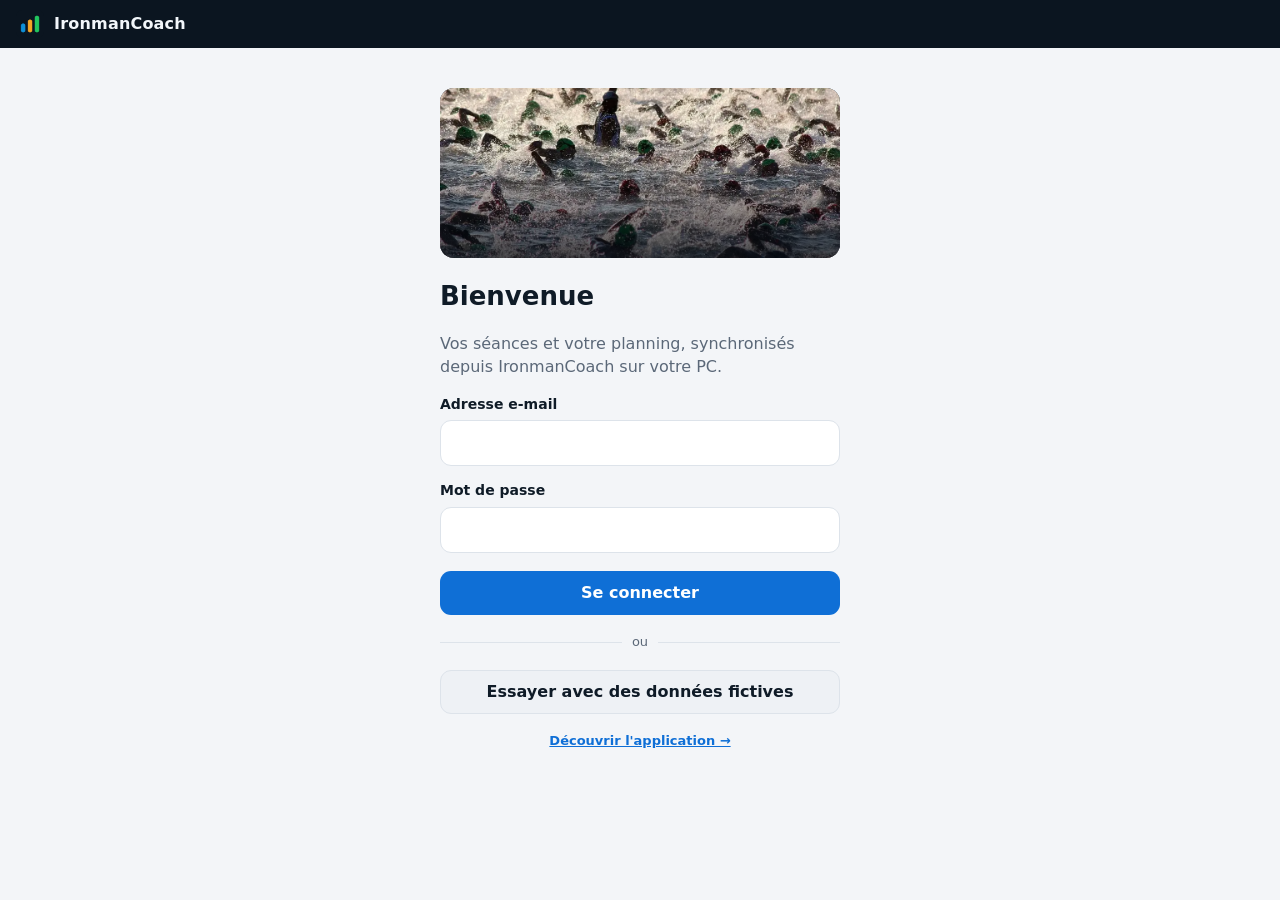
<file: index.html>
<!doctype html>
<html lang="fr">
<head>
  <meta charset="utf-8">
  <meta name="viewport" content="width=device-width, initial-scale=1, viewport-fit=cover">
  <meta http-equiv="Content-Security-Policy"
        content="default-src 'self'; script-src 'self'; style-src 'self'; img-src 'self' data:; connect-src 'self' https://*.supabase.co; manifest-src 'self'; base-uri 'self'; form-action 'none'">
  <meta name="referrer" content="no-referrer">
  <meta name="robots" content="noindex, nofollow">
  <title>IronmanCoach</title>
  <meta name="description" content="Séances du jour et planning d'entraînement IronmanCoach.">
  <meta name="theme-color" content="#0b1520">
  <meta name="apple-mobile-web-app-capable" content="yes">
  <meta name="mobile-web-app-capable" content="yes">
  <meta name="apple-mobile-web-app-status-bar-style" content="black-translucent">
  <meta name="apple-mobile-web-app-title" content="Coach">
  <link rel="manifest" href="manifest.webmanifest">
  <link rel="icon" type="image/png" sizes="192x192" href="icons/icon-192.png">
  <link rel="apple-touch-icon" href="icons/apple-touch-icon.png">
  <link rel="stylesheet" href="styles.css">
</head>
<body>
  <header class="topbar">
    <div class="brand">
      <img src="icons/icon-192.png" alt="" width="28" height="28">
      <span>IronmanCoach</span>
    </div>
    <div class="topbar-actions">
      <button id="btn-refresh" class="icon-btn" type="button" aria-label="Actualiser" hidden>
        <svg viewBox="0 0 24 24" aria-hidden="true"><path d="M20 12a8 8 0 1 1-2.34-5.66M20 4v5h-5"/></svg>
      </button>
      <button id="btn-account" class="icon-btn" type="button" aria-label="Compte" hidden>
        <svg viewBox="0 0 24 24" aria-hidden="true"><circle cx="12" cy="8" r="4"/><path d="M4 21c1.5-4 4.5-6 8-6s6.5 2 8 6"/></svg>
      </button>
    </div>
  </header>

  <div id="banner" class="banner" role="status" hidden></div>

  <main id="app" tabindex="-1">
    <p class="loading">Chargement…</p>
  </main>

  <nav id="tabs" class="tabs" hidden>
    <button type="button" data-view="today" class="tab">
      <svg viewBox="0 0 24 24" aria-hidden="true"><circle cx="12" cy="12" r="4"/><path d="M12 2v2M12 20v2M4.9 4.9l1.4 1.4M17.7 17.7l1.4 1.4M2 12h2M20 12h2M4.9 19.1l1.4-1.4M17.7 6.3l1.4-1.4"/></svg>
      <span>Aujourd'hui</span>
    </button>
    <button type="button" data-view="planning" class="tab">
      <svg viewBox="0 0 24 24" aria-hidden="true"><rect x="3" y="5" width="18" height="16" rx="2"/><path d="M3 10h18M8 3v4M16 3v4"/></svg>
      <span>Planning</span>
    </button>
  </nav>

  <dialog id="sheet" class="sheet" aria-labelledby="sheet-title">
    <div class="sheet-body" id="sheet-body"></div>
  </dialog>

  <noscript>IronmanCoach nécessite JavaScript.</noscript>
  <script src="config.js"></script>
  <script src="demo.js"></script>
  <script src="app.js"></script>
</body>
</html>
</file>
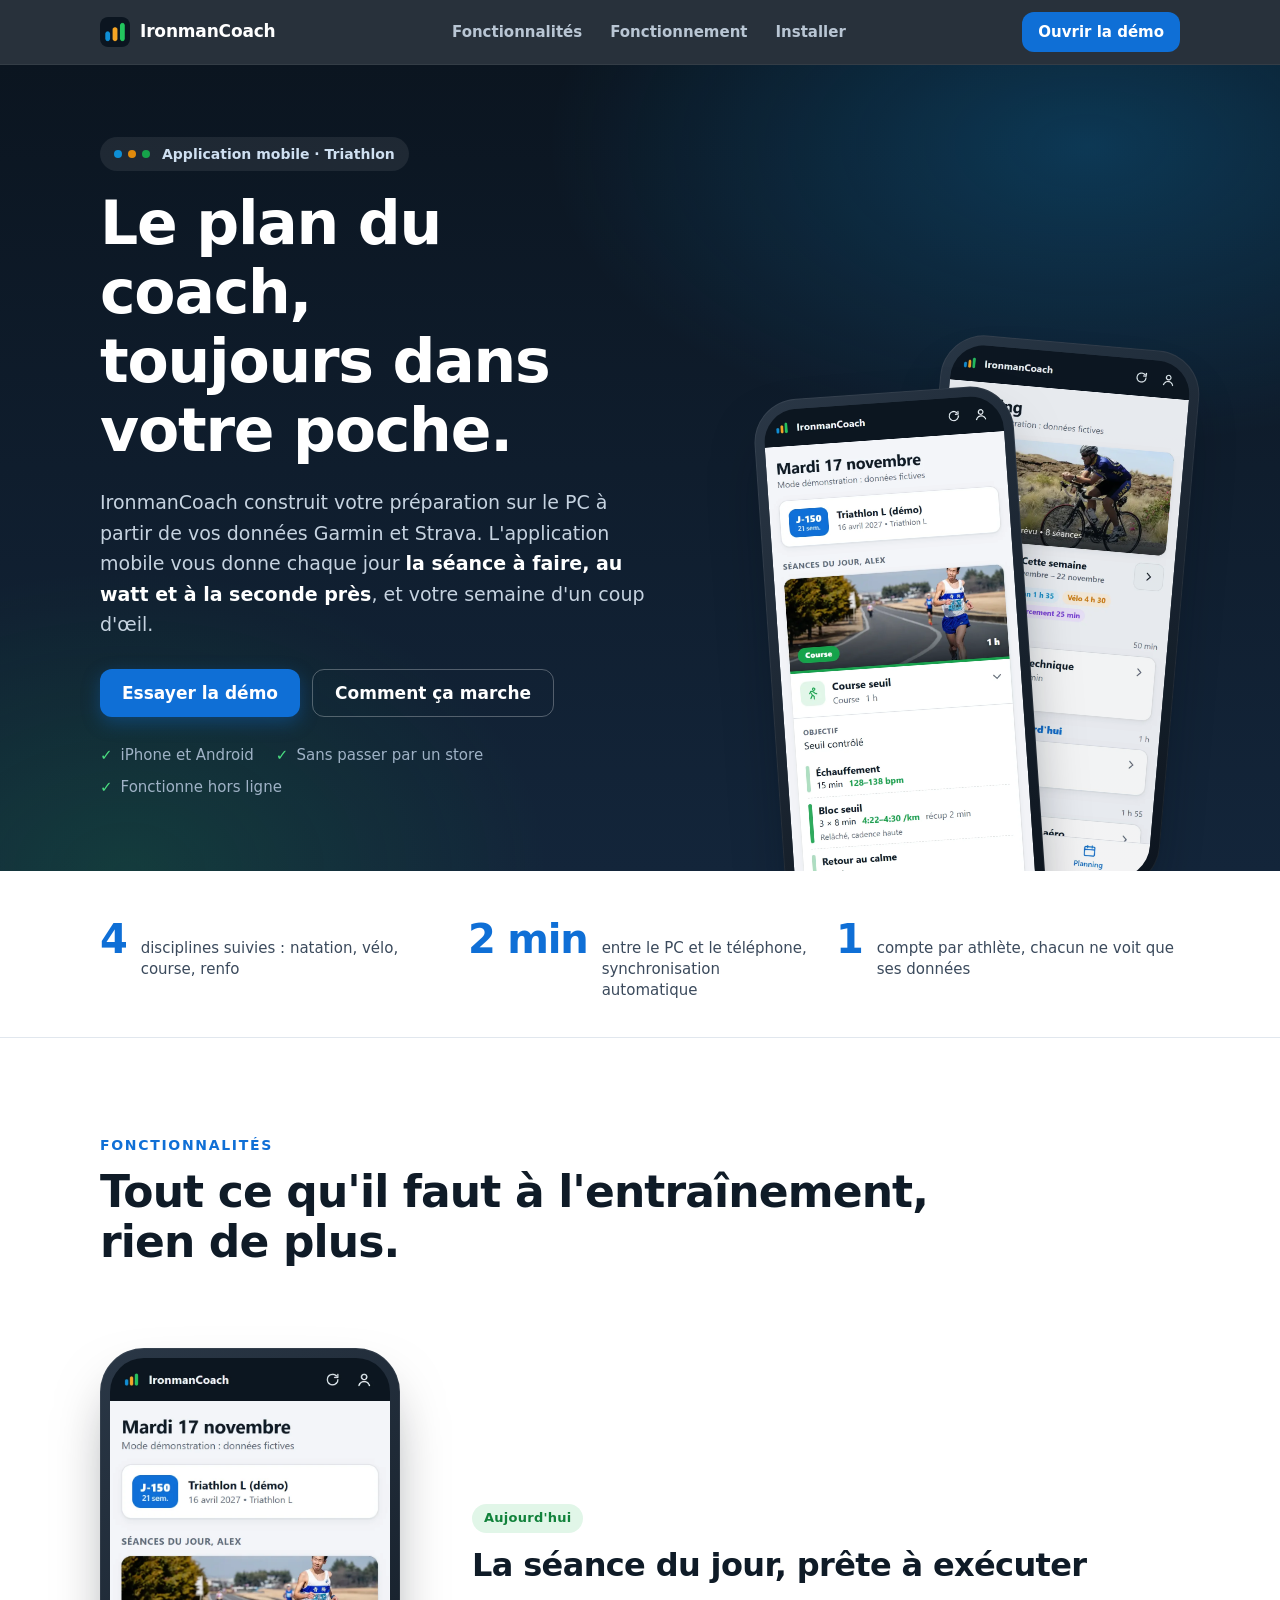
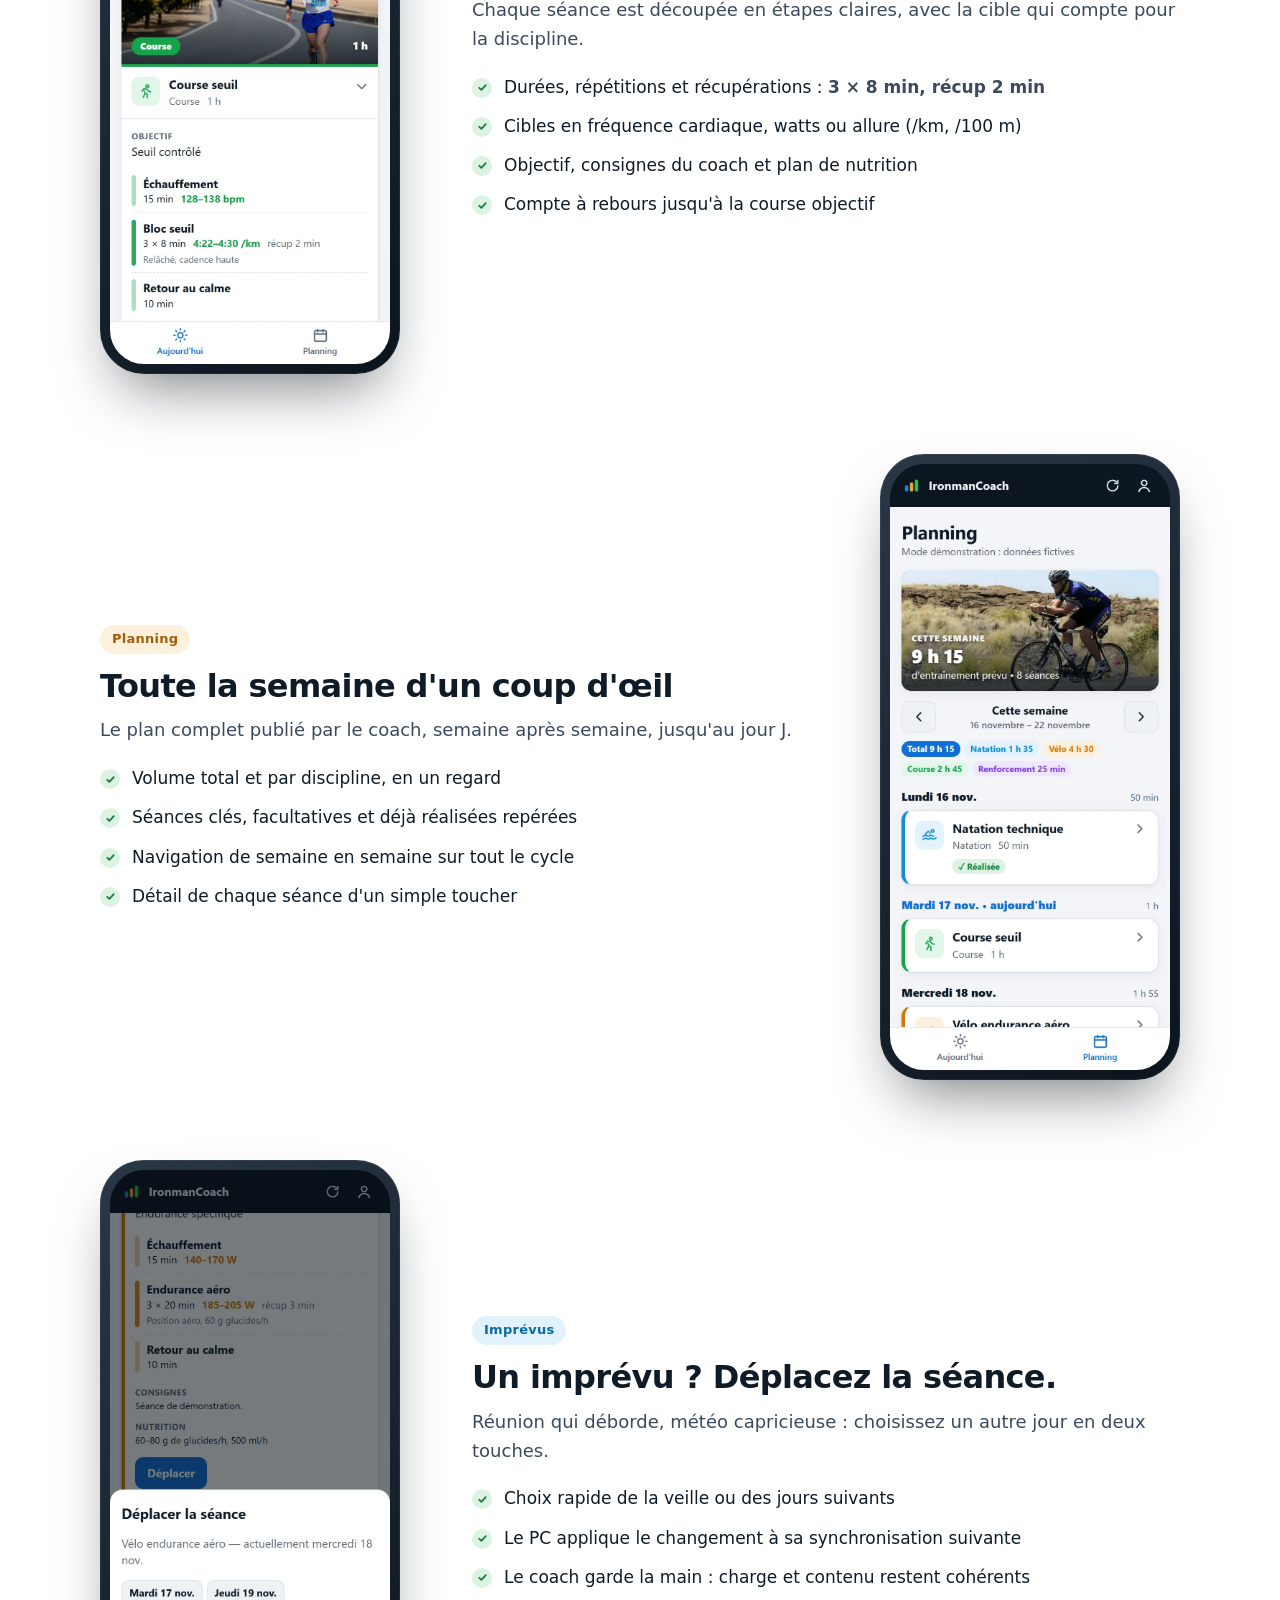
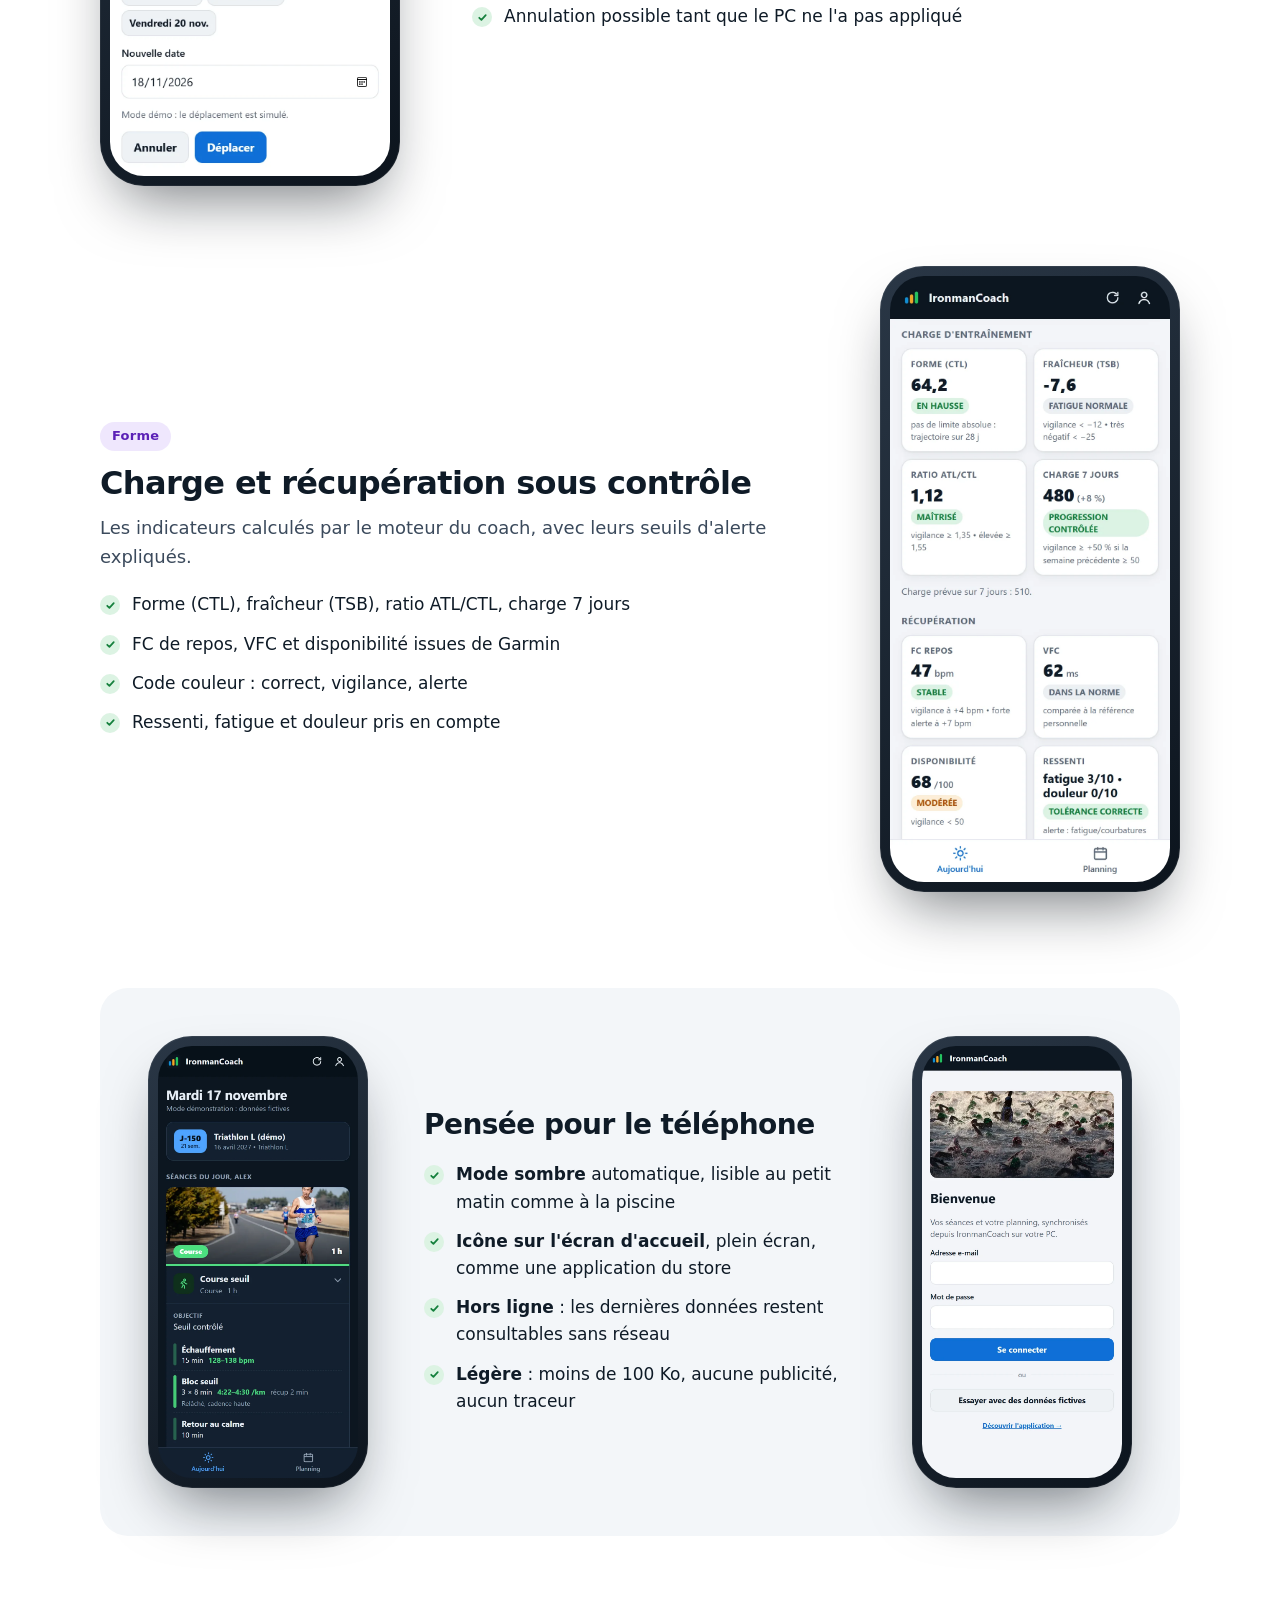
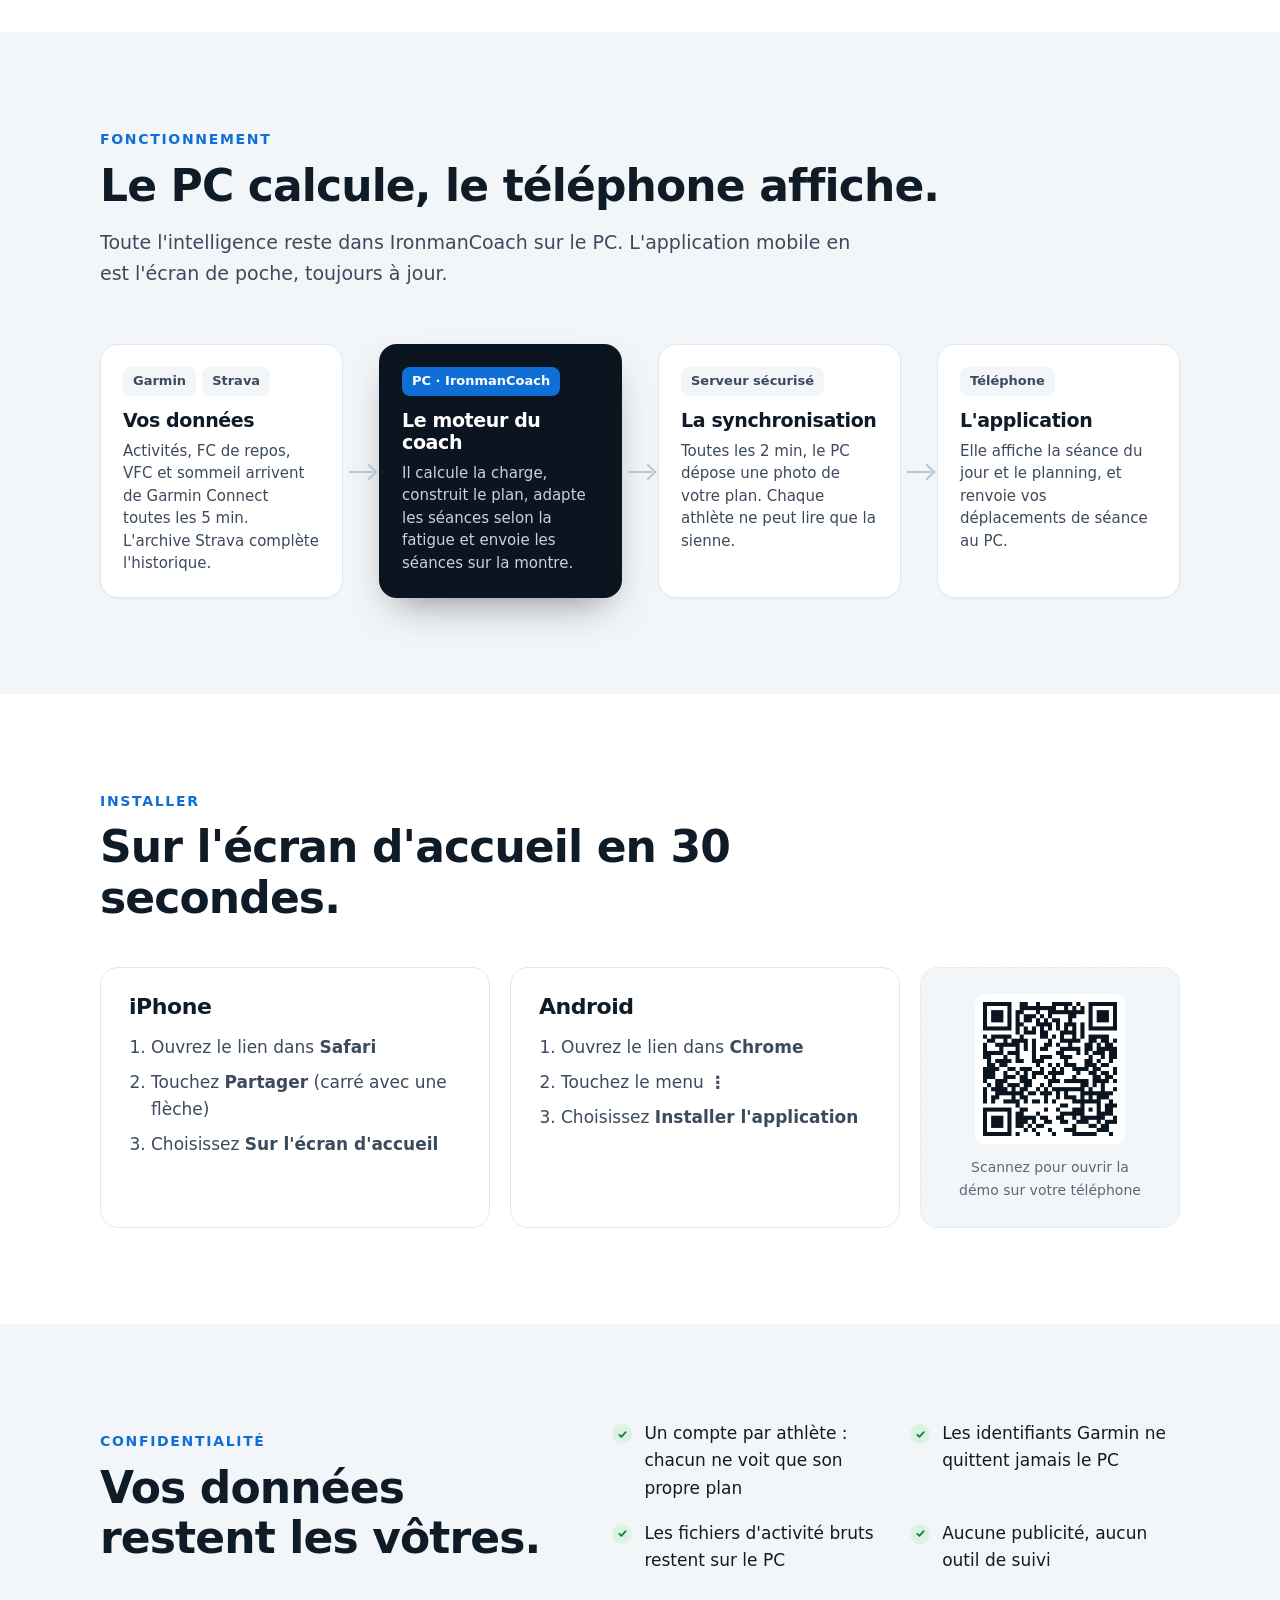
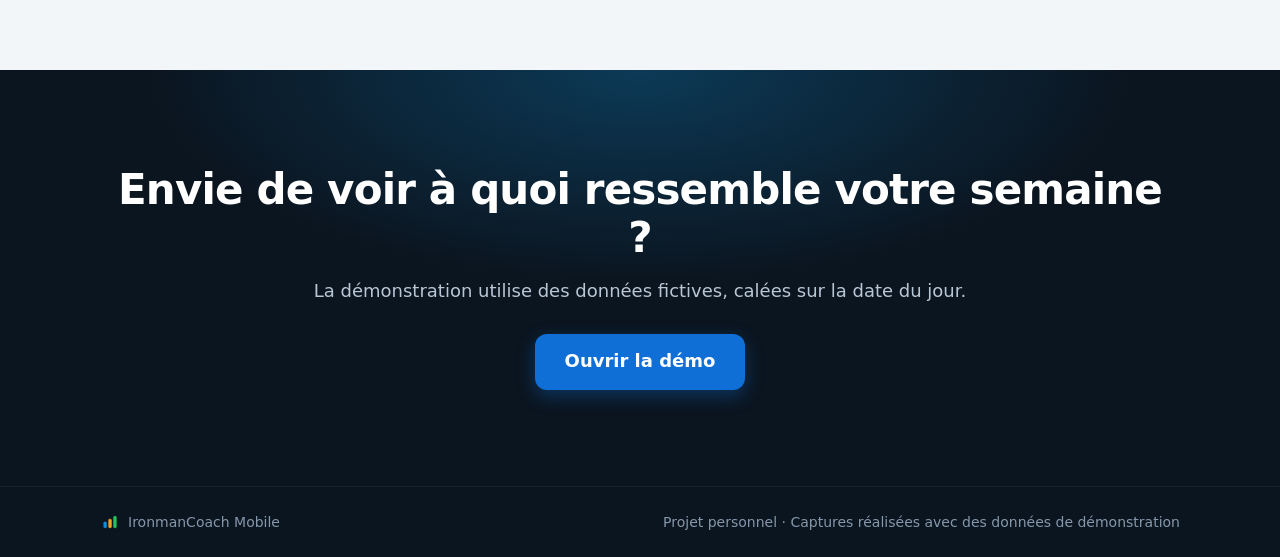
<file: presentation/index.html>
<!doctype html>
<html lang="fr">
<head>
  <meta charset="utf-8">
  <meta name="viewport" content="width=device-width, initial-scale=1">
  <title>IronmanCoach Mobile</title>
  <meta name="description" content="Le plan d'entraînement triathlon d'IronmanCoach, dans votre poche : séance du jour détaillée, planning de la semaine, charge et récupération.">
  <meta name="theme-color" content="#0b1520">
  <meta property="og:title" content="IronmanCoach Mobile">
  <meta property="og:description" content="Le plan du coach, toujours dans votre poche.">
  <meta property="og:image" content="img/aujourdhui.webp">
  <link rel="icon" type="image/png" href="../icons/icon-192.png">
  <link rel="stylesheet" href="presentation.css">
</head>
<body>

<header class="nav">
  <div class="wrap nav-inner">
    <a class="logo" href="#top"><img src="../icons/icon-192.png" alt="" width="30" height="30"> IronmanCoach</a>
    <nav class="nav-links" aria-label="Sections">
      <a href="#fonctionnalites">Fonctionnalités</a>
      <a href="#fonctionnement">Fonctionnement</a>
      <a href="#installer">Installer</a>
    </nav>
    <a class="btn btn-primary btn-sm" href="../?demo">Ouvrir la démo</a>
  </div>
</header>

<main id="top">

  <!-- ============ HERO ============ -->
  <section class="hero">
    <div class="wrap hero-inner">
      <div class="hero-text">
        <p class="eyebrow"><span class="dot swim"></span><span class="dot bike"></span><span class="dot run"></span> Application mobile · Triathlon</p>
        <h1>Le plan du coach,<br>toujours dans votre poche.</h1>
        <p class="lead">IronmanCoach construit votre préparation sur le PC à partir de vos données Garmin et Strava.
          L'application mobile vous donne chaque jour <strong>la séance à faire, au watt et à la seconde près</strong>, et votre semaine d'un coup d'œil.</p>
        <div class="hero-cta">
          <a class="btn btn-primary" href="../?demo">Essayer la démo</a>
          <a class="btn btn-ghost" href="#fonctionnement">Comment ça marche</a>
        </div>
        <ul class="hero-points">
          <li>iPhone et Android</li>
          <li>Sans passer par un store</li>
          <li>Fonctionne hors ligne</li>
        </ul>
      </div>
      <div class="hero-visual" aria-hidden="true">
        <figure class="phone phone-back"><img src="img/planning.webp" alt="" width="390" height="844"></figure>
        <figure class="phone phone-front"><img src="img/aujourdhui.webp" alt="" width="390" height="844"></figure>
      </div>
    </div>
  </section>

  <!-- ============ CHIFFRES ============ -->
  <section class="band">
    <div class="wrap band-inner">
      <div class="stat"><strong>4</strong><span>disciplines suivies : natation, vélo, course, renfo</span></div>
      <div class="stat"><strong>2 min</strong><span>entre le PC et le téléphone, synchronisation automatique</span></div>
      <div class="stat"><strong>1</strong><span>compte par athlète, chacun ne voit que ses données</span></div>
    </div>
  </section>

  <!-- ============ FONCTIONNALITES ============ -->
  <section id="fonctionnalites" class="section">
    <div class="wrap">
      <p class="kicker">Fonctionnalités</p>
      <h2 class="section-title">Tout ce qu'il faut à l'entraînement, rien de plus.</h2>

      <article class="feature">
        <figure class="phone"><img src="img/aujourdhui.webp" alt="Écran Aujourd'hui : séance de course au seuil détaillée étape par étape" loading="lazy" width="390" height="844"></figure>
        <div class="feature-text">
          <span class="tag run">Aujourd'hui</span>
          <h3>La séance du jour, prête à exécuter</h3>
          <p>Chaque séance est découpée en étapes claires, avec la cible qui compte pour la discipline.</p>
          <ul class="checks">
            <li>Durées, répétitions et récupérations : <em>3 × 8 min, récup 2 min</em></li>
            <li>Cibles en fréquence cardiaque, watts ou allure (/km, /100 m)</li>
            <li>Objectif, consignes du coach et plan de nutrition</li>
            <li>Compte à rebours jusqu'à la course objectif</li>
          </ul>
        </div>
      </article>

      <article class="feature reverse">
        <figure class="phone"><img src="img/planning.webp" alt="Écran Planning : la semaine jour par jour avec le volume par sport" loading="lazy" width="390" height="844"></figure>
        <div class="feature-text">
          <span class="tag bike">Planning</span>
          <h3>Toute la semaine d'un coup d'œil</h3>
          <p>Le plan complet publié par le coach, semaine après semaine, jusqu'au jour J.</p>
          <ul class="checks">
            <li>Volume total et par discipline, en un regard</li>
            <li>Séances clés, facultatives et déjà réalisées repérées</li>
            <li>Navigation de semaine en semaine sur tout le cycle</li>
            <li>Détail de chaque séance d'un simple toucher</li>
          </ul>
        </div>
      </article>

      <article class="feature">
        <figure class="phone"><img src="img/deplacer.webp" alt="Feuille Déplacer la séance : choix rapide d'un autre jour" loading="lazy" width="390" height="844"></figure>
        <div class="feature-text">
          <span class="tag swim">Imprévus</span>
          <h3>Un imprévu ? Déplacez la séance.</h3>
          <p>Réunion qui déborde, météo capricieuse : choisissez un autre jour en deux touches.</p>
          <ul class="checks">
            <li>Choix rapide de la veille ou des jours suivants</li>
            <li>Le PC applique le changement à sa synchronisation suivante</li>
            <li>Le coach garde la main : charge et contenu restent cohérents</li>
            <li>Annulation possible tant que le PC ne l'a pas appliqué</li>
          </ul>
        </div>
      </article>

      <article class="feature reverse">
        <figure class="phone"><img src="img/charge.webp" alt="Indicateurs de charge d'entraînement et de récupération avec leurs seuils" loading="lazy" width="390" height="844"></figure>
        <div class="feature-text">
          <span class="tag str">Forme</span>
          <h3>Charge et récupération sous contrôle</h3>
          <p>Les indicateurs calculés par le moteur du coach, avec leurs seuils d'alerte expliqués.</p>
          <ul class="checks">
            <li>Forme (CTL), fraîcheur (TSB), ratio ATL/CTL, charge 7 jours</li>
            <li>FC de repos, VFC et disponibilité issues de Garmin</li>
            <li>Code couleur : correct, vigilance, alerte</li>
            <li>Ressenti, fatigue et douleur pris en compte</li>
          </ul>
        </div>
      </article>

      <div class="duo">
        <figure class="phone small"><img src="img/sombre.webp" alt="L'application en mode sombre" loading="lazy" width="390" height="844"></figure>
        <div class="duo-text">
          <h3>Pensée pour le téléphone</h3>
          <ul class="checks">
            <li><strong>Mode sombre</strong> automatique, lisible au petit matin comme à la piscine</li>
            <li><strong>Icône sur l'écran d'accueil</strong>, plein écran, comme une application du store</li>
            <li><strong>Hors ligne</strong> : les dernières données restent consultables sans réseau</li>
            <li><strong>Légère</strong> : moins de 100 Ko, aucune publicité, aucun traceur</li>
          </ul>
        </div>
        <figure class="phone small"><img src="img/connexion.webp" alt="Écran de connexion de l'application" loading="lazy" width="390" height="844"></figure>
      </div>
    </div>
  </section>

  <!-- ============ FONCTIONNEMENT ============ -->
  <section id="fonctionnement" class="section alt">
    <div class="wrap">
      <p class="kicker">Fonctionnement</p>
      <h2 class="section-title">Le PC calcule, le téléphone affiche.</h2>
      <p class="section-lead">Toute l'intelligence reste dans IronmanCoach sur le PC. L'application mobile en est l'écran de poche, toujours à jour.</p>

      <ol class="flow">
        <li class="flow-step">
          <div class="flow-icons"><span class="pill">Garmin</span><span class="pill">Strava</span></div>
          <h3>Vos données</h3>
          <p>Activités, FC de repos, VFC et sommeil arrivent de Garmin Connect toutes les 5 min. L'archive Strava complète l'historique.</p>
        </li>
        <li class="flow-arrow" aria-hidden="true"></li>
        <li class="flow-step highlight">
          <div class="flow-icons"><span class="pill strong">PC · IronmanCoach</span></div>
          <h3>Le moteur du coach</h3>
          <p>Il calcule la charge, construit le plan, adapte les séances selon la fatigue et envoie les séances sur la montre.</p>
        </li>
        <li class="flow-arrow" aria-hidden="true"></li>
        <li class="flow-step">
          <div class="flow-icons"><span class="pill">Serveur sécurisé</span></div>
          <h3>La synchronisation</h3>
          <p>Toutes les 2 min, le PC dépose une photo de votre plan. Chaque athlète ne peut lire que la sienne.</p>
        </li>
        <li class="flow-arrow" aria-hidden="true"></li>
        <li class="flow-step">
          <div class="flow-icons"><span class="pill">Téléphone</span></div>
          <h3>L'application</h3>
          <p>Elle affiche la séance du jour et le planning, et renvoie vos déplacements de séance au PC.</p>
        </li>
      </ol>
    </div>
  </section>

  <!-- ============ INSTALLER ============ -->
  <section id="installer" class="section">
    <div class="wrap">
      <p class="kicker">Installer</p>
      <h2 class="section-title">Sur l'écran d'accueil en 30 secondes.</h2>
      <div class="install">
        <div class="install-card">
          <h3>iPhone</h3>
          <ol>
            <li>Ouvrez le lien dans <strong>Safari</strong></li>
            <li>Touchez <strong>Partager</strong> (carré avec une flèche)</li>
            <li>Choisissez <strong>Sur l'écran d'accueil</strong></li>
          </ol>
        </div>
        <div class="install-card">
          <h3>Android</h3>
          <ol>
            <li>Ouvrez le lien dans <strong>Chrome</strong></li>
            <li>Touchez le menu <strong>⋮</strong></li>
            <li>Choisissez <strong>Installer l'application</strong></li>
          </ol>
        </div>
        <div class="install-card qr">
          <img src="img/qr-demo.png" alt="QR code vers la démonstration" width="150" height="150" loading="lazy">
          <p>Scannez pour ouvrir la démo sur votre téléphone</p>
        </div>
      </div>
    </div>
  </section>

  <!-- ============ CONFIDENTIALITE ============ -->
  <section class="section alt">
    <div class="wrap privacy">
      <div>
        <p class="kicker">Confidentialité</p>
        <h2 class="section-title">Vos données restent les vôtres.</h2>
      </div>
      <ul class="checks two-col">
        <li>Un compte par athlète : chacun ne voit que son propre plan</li>
        <li>Les identifiants Garmin ne quittent jamais le PC</li>
        <li>Les fichiers d'activité bruts restent sur le PC</li>
        <li>Aucune publicité, aucun outil de suivi</li>
      </ul>
    </div>
  </section>

  <!-- ============ CTA ============ -->
  <section class="cta">
    <div class="wrap cta-inner">
      <h2>Envie de voir à quoi ressemble votre semaine ?</h2>
      <p>La démonstration utilise des données fictives, calées sur la date du jour.</p>
      <a class="btn btn-primary btn-lg" href="../?demo">Ouvrir la démo</a>
    </div>
  </section>
</main>

<footer class="footer">
  <div class="wrap footer-inner">
    <span><img src="../icons/icon-192.png" alt="" width="20" height="20"> IronmanCoach Mobile</span>
    <span>Projet personnel · Captures réalisées avec des données de démonstration</span>
  </div>
</footer>

</body>
</html>
</file>
<file: styles.css>
:root {
  color-scheme: light;
  --bg: #f3f5f8;
  --surface: #ffffff;
  --surface-2: #eef1f5;
  --text: #0f1b27;
  --muted: #5b6878;
  --line: #dde3ea;
  --accent: #0f6fd6;
  --accent-text: #ffffff;
  --topbar: #0b1520;
  --topbar-text: #f2f6fa;

  --swim: #0e8fd6;   --swim-bg: #e2f2fc;
  --bike: #d97706;   --bike-bg: #fdf0dd;
  --run:  #16a34a;   --run-bg:  #e1f6e8;
  --str:  #7c3aed;   --str-bg:  #efe7fd;
  --other:#64748b;   --other-bg:#eceff3;

  --good: #15803d;   --good-bg: #dcf3e3;
  --watch:#b45309;   --watch-bg:#fbeed6;
  --bad:  #b91c1c;   --bad-bg:  #fbe1e1;
  --neutral:#5b6878; --neutral-bg:#eceff3;

  --radius: 14px;
  --shadow: 0 1px 2px rgba(15, 27, 39, .06), 0 4px 14px rgba(15, 27, 39, .05);
  --safe-top: env(safe-area-inset-top, 0px);
  --safe-bottom: env(safe-area-inset-bottom, 0px);
}

@media (prefers-color-scheme: dark) {
  :root {
    color-scheme: dark;
    --bg: #0b1520;
    --surface: #132131;
    --surface-2: #1a2b3e;
    --text: #e8eef5;
    --muted: #93a3b6;
    --line: #23364b;
    --accent: #4ea3ff;
    --accent-text: #06111c;
    --topbar: #08111a;

    --swim: #4cb8f5;  --swim-bg: #0f2c40;
    --bike: #f5a524;  --bike-bg: #33260f;
    --run:  #4ade80;  --run-bg:  #10301d;
    --str:  #a78bfa;  --str-bg:  #2a1f45;
    --other:#94a3b8;  --other-bg:#1d2a38;

    --good: #4ade80;  --good-bg: #10301d;
    --watch:#fbbf24;  --watch-bg:#33280c;
    --bad:  #f87171;  --bad-bg:  #3a1616;
    --neutral:#93a3b6;--neutral-bg:#1d2a38;
    --shadow: none;
  }
}

* { box-sizing: border-box; }
[hidden] { display: none !important; }
html, body { margin: 0; }
body {
  background: var(--bg);
  color: var(--text);
  font: 16px/1.45 system-ui, -apple-system, "Segoe UI", Roboto, sans-serif;
  -webkit-text-size-adjust: 100%;
  min-height: 100dvh;
  padding-bottom: calc(68px + var(--safe-bottom));
}
button, input { font: inherit; color: inherit; }
button { cursor: pointer; }
svg { width: 22px; height: 22px; fill: none; stroke: currentColor; stroke-width: 2; stroke-linecap: round; stroke-linejoin: round; }

/* ---- Barre du haut ---- */
.topbar {
  position: sticky; top: 0; z-index: 10;
  display: flex; align-items: center; justify-content: space-between;
  padding: calc(10px + var(--safe-top)) 16px 10px;
  background: var(--topbar); color: var(--topbar-text);
}
.brand { display: flex; align-items: center; gap: 10px; font-weight: 700; letter-spacing: .2px; }
.brand img { border-radius: 7px; }
.topbar-actions { display: flex; gap: 4px; }
.icon-btn {
  display: grid; place-items: center; width: 40px; height: 40px;
  border: 0; border-radius: 10px; background: transparent; color: inherit;
}
.icon-btn:active { background: rgba(255,255,255,.12); }
.icon-btn.spinning svg { animation: spin 1s linear infinite; }
@keyframes spin { to { transform: rotate(360deg); } }

.banner {
  margin: 0; padding: 10px 16px; font-size: 14px;
  background: var(--watch-bg); color: var(--watch); border-bottom: 1px solid var(--line);
}
.banner.error { background: var(--bad-bg); color: var(--bad); }
.banner.info  { background: var(--surface-2); color: var(--muted); }

main { max-width: 560px; margin: 0 auto; padding: 16px; outline: none; }
.loading { color: var(--muted); text-align: center; margin-top: 40px; }

/* ---- Onglets du bas ---- */
.tabs {
  position: fixed; inset: auto 0 0 0; z-index: 10;
  display: grid; grid-template-columns: 1fr 1fr;
  background: var(--surface); border-top: 1px solid var(--line);
  padding-bottom: var(--safe-bottom);
}
.tab {
  display: flex; flex-direction: column; align-items: center; gap: 2px;
  padding: 8px 0 10px; border: 0; background: none; color: var(--muted); font-size: 12px; font-weight: 600;
}
.tab[aria-current="page"] { color: var(--accent); }

/* ---- Titres et cartes ---- */
.page-title { margin: 4px 0 2px; font-size: 26px; line-height: 1.15; letter-spacing: -.3px; }
.page-sub { margin: 0 0 16px; color: var(--muted); font-size: 14px; }
.section-title {
  margin: 22px 0 10px; font-size: 13px; font-weight: 700;
  text-transform: uppercase; letter-spacing: .6px; color: var(--muted);
}
.card {
  background: var(--surface); border: 1px solid var(--line);
  border-radius: var(--radius); box-shadow: var(--shadow); padding: 14px;
}
.card + .card { margin-top: 10px; }
.muted { color: var(--muted); }
.small { font-size: 13px; }

/* ---- Objectif ---- */
.goal { display: flex; align-items: center; gap: 14px; }
.goal-count {
  flex: none; min-width: 64px; padding: 8px 10px; border-radius: 12px; text-align: center;
  background: var(--accent); color: var(--accent-text); font-weight: 800; line-height: 1.1;
}
.goal-count small { display: block; font-size: 11px; font-weight: 600; opacity: .85; }
.goal-name { font-weight: 700; }

/* ---- Seance ---- */
.session { border-left: 5px solid var(--sport); padding: 0; overflow: hidden; }
.session-head {
  display: flex; gap: 12px; align-items: flex-start; width: 100%;
  padding: 14px; border: 0; background: none; text-align: left;
}
.sport-icon {
  flex: none; display: grid; place-items: center; width: 40px; height: 40px; border-radius: 11px;
  background: var(--sport-bg); color: var(--sport);
}
.session-main { flex: 1; min-width: 0; }
.session-title { margin: 0; font-size: 17px; font-weight: 700; line-height: 1.25; }
.session-meta { margin-top: 3px; color: var(--muted); font-size: 14px; display: flex; flex-wrap: wrap; gap: 4px 10px; }
.chevron { flex: none; color: var(--muted); transition: transform .15s; }
.session[open-detail] .chevron { transform: rotate(90deg); }
.session-detail { padding: 0 14px 14px; border-top: 1px solid var(--line); }
.session-detail p { margin: 10px 0 0; }
.label { font-size: 12px; font-weight: 700; text-transform: uppercase; letter-spacing: .5px; color: var(--muted); }

.sport-swim  { --sport: var(--swim);  --sport-bg: var(--swim-bg); }
.sport-bike  { --sport: var(--bike);  --sport-bg: var(--bike-bg); }
.sport-run   { --sport: var(--run);   --sport-bg: var(--run-bg); }
.sport-str   { --sport: var(--str);   --sport-bg: var(--str-bg); }
.sport-other { --sport: var(--other); --sport-bg: var(--other-bg); }

.badges { display: flex; flex-wrap: wrap; gap: 6px; margin-top: 8px; }
.badge {
  display: inline-flex; align-items: center; gap: 4px;
  padding: 2px 8px; border-radius: 999px; font-size: 12px; font-weight: 700;
  background: var(--neutral-bg); color: var(--neutral);
}
.badge.good { background: var(--good-bg); color: var(--good); }
.badge.watch, .badge.vigilance { background: var(--watch-bg); color: var(--watch); }
.badge.bad { background: var(--bad-bg); color: var(--bad); }
.badge.accent { background: var(--accent); color: var(--accent-text); }

/* ---- Etapes ---- */
.steps { list-style: none; margin: 12px 0 0; padding: 0; }
.step { display: grid; grid-template-columns: 6px 1fr; gap: 10px; padding: 9px 0; border-top: 1px dashed var(--line); }
.step:first-child { border-top: 0; }
.step-bar { border-radius: 3px; background: var(--sport); opacity: .9; }
.step.warmup .step-bar, .step.cooldown .step-bar { opacity: .35; }
.step.recovery .step-bar, .step.rest .step-bar { opacity: .2; }
.step-name { font-weight: 650; }
.step-line { display: flex; flex-wrap: wrap; gap: 4px 10px; font-size: 14px; }
.step-target { font-weight: 700; color: var(--sport); }
.step-notes { margin-top: 2px; font-size: 13px; color: var(--muted); }

.actions { display: flex; gap: 8px; margin-top: 14px; }
.btn {
  display: inline-flex; align-items: center; justify-content: center; gap: 6px;
  min-height: 44px; padding: 0 16px; border-radius: 11px; font-weight: 700;
  border: 1px solid var(--line); background: var(--surface-2); color: var(--text);
}
.btn.primary { background: var(--accent); color: var(--accent-text); border-color: transparent; }
.btn.block { width: 100%; }
.btn:disabled { opacity: .55; cursor: default; }

/* ---- Indicateurs ---- */
.grid2 { display: grid; grid-template-columns: 1fr 1fr; gap: 10px; }
.grid2 > .card + .card { margin-top: 0; }
.metric { padding: 12px; }
.metric .label { display: block; }
.metric-value { font-size: 24px; font-weight: 800; line-height: 1.2; margin-top: 4px; font-variant-numeric: tabular-nums; }
.metric-value.text { font-size: 17px; font-weight: 700; }
.metric-value small { font-size: 13px; font-weight: 600; color: var(--muted); }
.metric .badge { margin-top: 6px; }
.metric-limit { margin-top: 6px; font-size: 12px; color: var(--muted); }

/* ---- Planning ---- */
.week-nav { display: flex; align-items: center; justify-content: space-between; gap: 8px; margin-bottom: 12px; }
.week-nav .btn { min-width: 44px; padding: 0 12px; }
.week-label { text-align: center; font-weight: 700; }
.week-label small { display: block; color: var(--muted); font-weight: 500; font-size: 13px; }
.week-summary { display: flex; flex-wrap: wrap; gap: 6px; margin-bottom: 14px; }
.day { margin-top: 16px; }
.day-head { display: flex; align-items: baseline; justify-content: space-between; margin-bottom: 8px; }
.day-name { font-weight: 800; }
.day.today .day-name { color: var(--accent); }
.day-empty { color: var(--muted); font-size: 14px; padding: 10px 14px; border: 1px dashed var(--line); border-radius: var(--radius); }

/* ---- Connexion ---- */
.login { max-width: 400px; margin: 24px auto 0; }
.login h1 { font-size: 26px; margin: 0 0 6px; }
.field { display: block; margin-top: 14px; }
.field span { display: block; font-size: 14px; font-weight: 600; margin-bottom: 6px; }
.field input {
  width: 100%; min-height: 46px; padding: 10px 12px; border-radius: 11px;
  border: 1px solid var(--line); background: var(--surface); font-size: 16px;
}
.field input:focus-visible, .btn:focus-visible, .tab:focus-visible, .icon-btn:focus-visible, .session-head:focus-visible {
  outline: 3px solid var(--accent); outline-offset: 2px;
}
.error-text { color: var(--bad); font-size: 14px; margin-top: 10px; }
.divider { display: flex; align-items: center; gap: 10px; margin: 18px 0; color: var(--muted); font-size: 13px; }
.divider::before, .divider::after { content: ""; flex: 1; height: 1px; background: var(--line); }

/* ---- Feuille (dialog) ---- */
.sheet {
  width: min(560px, 100%); max-width: 100%; margin: auto auto 0; padding: 0;
  border: 0; border-radius: 18px 18px 0 0; background: var(--surface); color: var(--text);
}
.sheet::backdrop { background: rgba(5, 12, 20, .55); }
.sheet-body { padding: 18px 16px calc(18px + var(--safe-bottom)); }
.sheet h2 { margin: 0 0 4px; font-size: 20px; }

/* ---- Photos ---- */
.photo { position: relative; overflow: hidden; background: #0b1520; }
.photo img { display: block; width: 100%; height: 100%; object-fit: cover; }
.photo::after {
  content: ""; position: absolute; inset: 0; pointer-events: none;
  background: linear-gradient(180deg, rgba(5, 12, 20, 0) 35%, rgba(5, 12, 20, .72) 100%);
}
.photo-overlay {
  position: absolute; left: 14px; right: 14px; bottom: 12px; z-index: 1;
  display: flex; flex-direction: column; gap: 2px; color: #fff;
  text-shadow: 0 1px 6px rgba(0, 0, 0, .45);
}
.overlay-kicker { font-size: 12px; font-weight: 800; letter-spacing: .6px; text-transform: uppercase; opacity: .9; }
.overlay-title { font-size: 26px; font-weight: 850; line-height: 1.1; letter-spacing: -.3px; }
.overlay-sub { font-size: 14px; opacity: .92; }

.session.with-cover { border-left-width: 0; }
.cover { height: 150px; }
.cover .photo-overlay { flex-direction: row; align-items: center; justify-content: space-between; }
.cover-chip {
  padding: 3px 12px; border-radius: 999px; font-size: 13px; font-weight: 800;
  background: var(--sport); color: #fff; text-shadow: none;
}
.cover-dur { font-size: 15px; font-weight: 800; }
.session.with-cover .session-head { border-top: 4px solid var(--sport); }

.rest-card { padding: 0; overflow: hidden; }
.rest-photo { height: 190px; }
.rest-next { margin: 0; padding: 12px 14px 14px; font-size: 15px; }

.week-hero { height: 168px; border-radius: var(--radius); margin: 0 0 14px; box-shadow: var(--shadow); }
.login-hero { height: 170px; border-radius: var(--radius); margin-bottom: 20px; }

.link { padding: 0; border: 0; background: none; color: var(--accent); font: inherit; font-weight: 700; text-decoration: none; cursor: pointer; }
.credits { list-style: none; margin: 12px 0 0; padding: 0; display: grid; gap: 10px; font-size: 14px; }

.empty { text-align: center; padding: 28px 16px; }
.empty svg { width: 36px; height: 36px; color: var(--muted); }

@media (prefers-reduced-motion: reduce) {
  * { animation: none !important; transition: none !important; }
}
</file>
<file: presentation/presentation.css>
:root {
  --ink: #0f1b27;
  --ink-2: #3b4a5c;
  --muted: #5b6878;
  --bg: #ffffff;
  --bg-alt: #f3f6f9;
  --line: #e1e7ee;
  --night: #0b1520;
  --night-2: #13253a;
  --accent: #0f6fd6;
  --accent-2: #0a58ab;
  --swim: #0e8fd6;
  --bike: #e08a0b;
  --run: #16a34a;
  --str: #7c3aed;
  --radius: 18px;
  --wrap: 1120px;
}

* { box-sizing: border-box; }
html { scroll-behavior: smooth; scroll-padding-top: 76px; }
body {
  margin: 0; background: var(--bg); color: var(--ink);
  font: 17px/1.6 system-ui, -apple-system, "Segoe UI", Roboto, "Helvetica Neue", sans-serif;
  -webkit-font-smoothing: antialiased;
}
img { display: block; max-width: 100%; height: auto; }
a { color: inherit; }
h1, h2, h3 { line-height: 1.15; letter-spacing: -0.02em; margin: 0; }
.wrap { width: 100%; max-width: var(--wrap); margin: 0 auto; padding: 0 20px; }

/* ---------- Boutons ---------- */
.btn {
  display: inline-flex; align-items: center; justify-content: center;
  min-height: 48px; padding: 0 22px; border-radius: 12px;
  font-weight: 700; text-decoration: none; transition: transform .12s, background .12s, box-shadow .12s;
}
.btn:hover { transform: translateY(-1px); }
.btn:focus-visible { outline: 3px solid #7cc0ff; outline-offset: 3px; }
.btn-primary { background: var(--accent); color: #fff; box-shadow: 0 6px 18px rgba(15, 111, 214, .35); }
.btn-primary:hover { background: var(--accent-2); }
.btn-ghost { color: #fff; border: 1px solid rgba(255, 255, 255, .28); }
.btn-ghost:hover { background: rgba(255, 255, 255, .08); }
.btn-sm { min-height: 40px; padding: 0 16px; font-size: 15px; box-shadow: none; }
.btn-lg { min-height: 56px; padding: 0 30px; font-size: 18px; }

/* ---------- Navigation ---------- */
.nav {
  position: sticky; top: 0; z-index: 20;
  background: rgba(11, 21, 32, .88); backdrop-filter: saturate(160%) blur(12px);
  -webkit-backdrop-filter: saturate(160%) blur(12px);
  border-bottom: 1px solid rgba(255, 255, 255, .06);
}
.nav-inner { display: flex; align-items: center; justify-content: space-between; gap: 16px; height: 64px; }
.logo { display: flex; align-items: center; gap: 10px; color: #fff; font-weight: 800; text-decoration: none; letter-spacing: -.01em; }
.logo img { border-radius: 8px; }
.nav-links { display: flex; gap: 28px; }
.nav-links a { color: #b9c6d4; text-decoration: none; font-size: 15px; font-weight: 600; }
.nav-links a:hover { color: #fff; }

/* ---------- Hero ---------- */
.hero {
  position: relative; overflow: hidden; color: #fff;
  background:
    radial-gradient(900px 500px at 85% 10%, rgba(14, 143, 214, .28), transparent 60%),
    radial-gradient(700px 500px at 10% 100%, rgba(22, 163, 74, .18), transparent 60%),
    linear-gradient(180deg, var(--night) 0%, var(--night-2) 100%);
}
.hero-inner { display: grid; grid-template-columns: 1.05fr .95fr; gap: 40px; align-items: center; padding-top: 72px; padding-bottom: 0; }
.eyebrow {
  display: inline-flex; align-items: center; gap: 6px; margin: 0 0 18px;
  padding: 6px 14px; border-radius: 999px; background: rgba(255, 255, 255, .08);
  font-size: 14px; font-weight: 700; color: #cfe0f1;
}
.dot { width: 8px; height: 8px; border-radius: 50%; }
.dot.swim { background: var(--swim); } .dot.bike { background: var(--bike); } .dot.run { background: var(--run); }
.dot.run { margin-right: 6px; }
.hero h1 { font-size: clamp(36px, 5.2vw, 60px); font-weight: 850; }
.lead { margin: 22px 0 0; font-size: 19px; color: #c6d3e0; max-width: 34em; }
.lead strong { color: #fff; }
.hero-cta { display: flex; flex-wrap: wrap; gap: 12px; margin-top: 30px; }
.hero-points { display: flex; flex-wrap: wrap; gap: 8px 22px; margin: 26px 0 72px; padding: 0; list-style: none; font-size: 15px; color: #9fb2c6; }
.hero-points li::before { content: "✓"; color: #4ade80; font-weight: 800; margin-right: 8px; }

.hero-visual { position: relative; height: 560px; align-self: end; }
.hero-visual .phone { position: absolute; width: 260px; }
.phone-front { right: 150px; bottom: -60px; z-index: 2; transform: rotate(-4deg); }
.phone-back { right: 0; bottom: -10px; transform: rotate(5deg); opacity: .95; }

/* ---------- Cadre téléphone ---------- */
.phone {
  margin: 0; padding: 10px; border-radius: 44px;
  background: linear-gradient(145deg, #2a3746, #0c141d);
  box-shadow: 0 30px 60px -20px rgba(5, 12, 20, .55), 0 0 0 1px rgba(255, 255, 255, .06) inset;
}
.phone img { border-radius: 34px; width: 100%; aspect-ratio: 390 / 844; object-fit: cover; object-position: top; }

/* ---------- Bandeau chiffres ---------- */
.band { background: var(--bg); border-bottom: 1px solid var(--line); position: relative; z-index: 3; }
.band-inner { display: grid; grid-template-columns: repeat(3, 1fr); gap: 24px; padding-top: 36px; padding-bottom: 36px; }
.stat { display: flex; align-items: baseline; gap: 14px; }
.stat strong { font-size: 40px; font-weight: 850; letter-spacing: -.03em; color: var(--accent); white-space: nowrap; }
.stat span { color: var(--ink-2); font-size: 15px; line-height: 1.4; }

/* ---------- Sections ---------- */
.section { padding: 96px 0; }
.section.alt { background: var(--bg-alt); }
.kicker { margin: 0 0 10px; font-size: 14px; font-weight: 800; letter-spacing: .12em; text-transform: uppercase; color: var(--accent); }
.section-title { font-size: clamp(30px, 3.6vw, 44px); font-weight: 850; max-width: 20em; }
.section-lead { margin: 16px 0 0; font-size: 19px; color: var(--ink-2); max-width: 40em; }

.feature { display: grid; grid-template-columns: 300px 1fr; gap: 72px; align-items: center; margin-top: 80px; }
.feature.reverse { grid-template-columns: 1fr 300px; }
.feature.reverse .phone { order: 2; }
.feature h3 { font-size: clamp(24px, 2.6vw, 32px); font-weight: 800; margin-top: 14px; }
.feature p { margin: 12px 0 0; color: var(--ink-2); font-size: 18px; }

.tag { display: inline-block; padding: 4px 12px; border-radius: 999px; font-size: 13px; font-weight: 800; letter-spacing: .02em; }
.tag.run { background: #e1f6e8; color: #11823b; }
.tag.bike { background: #fdf0dd; color: #a35f05; }
.tag.swim { background: #e2f2fc; color: #0a6aa1; }
.tag.str { background: #efe7fd; color: #5b21b6; }

.checks { list-style: none; margin: 20px 0 0; padding: 0; display: grid; gap: 12px; }
.checks li { position: relative; padding-left: 32px; color: var(--ink); }
.checks li::before {
  content: ""; position: absolute; left: 0; top: 4px; width: 20px; height: 20px; border-radius: 50%;
  background: #dcf3e3 url("data:image/svg+xml,%3Csvg xmlns='http://www.w3.org/2000/svg' viewBox='0 0 24 24' fill='none' stroke='%2315803d' stroke-width='3.2' stroke-linecap='round' stroke-linejoin='round'%3E%3Cpath d='M6 12.5l4 4 8-9'/%3E%3C/svg%3E") center / 13px no-repeat;
}
.checks em { font-style: normal; font-weight: 700; color: var(--ink-2); }

.duo { display: grid; grid-template-columns: 220px 1fr 220px; gap: 56px; align-items: center; margin-top: 96px; padding: 48px; border-radius: 28px; background: var(--bg-alt); }
.duo h3 { font-size: 28px; font-weight: 800; }

/* ---------- Fonctionnement ---------- */
.flow { list-style: none; margin: 56px 0 0; padding: 0; display: grid; grid-template-columns: 1fr 36px 1fr 36px 1fr 36px 1fr; align-items: stretch; }
.flow-step { background: #fff; border: 1px solid var(--line); border-radius: var(--radius); padding: 22px; box-shadow: 0 1px 2px rgba(15, 27, 39, .04); }
.flow-step.highlight { background: var(--night); color: #fff; border-color: transparent; box-shadow: 0 18px 40px -16px rgba(11, 21, 32, .5); }
.flow-step.highlight p { color: #c6d3e0; }
.flow-step h3 { font-size: 19px; margin-top: 14px; }
.flow-step p { margin: 8px 0 0; font-size: 15px; color: var(--ink-2); line-height: 1.5; }
.flow-icons { display: flex; flex-wrap: wrap; gap: 6px; }
.pill { display: inline-block; padding: 4px 10px; border-radius: 8px; font-size: 13px; font-weight: 800; background: var(--bg-alt); color: var(--ink-2); }
.pill.strong { background: var(--accent); color: #fff; }
.flow-arrow { position: relative; }
.flow-arrow::before {
  content: ""; position: absolute; top: 50%; left: 6px; right: 6px; height: 2px; background: #b9c6d4;
}
.flow-arrow::after {
  content: ""; position: absolute; top: calc(50% - 5px); right: 4px; width: 10px; height: 10px;
  border-top: 2px solid #b9c6d4; border-right: 2px solid #b9c6d4; transform: rotate(45deg);
}

/* ---------- Installer ---------- */
.install { display: grid; grid-template-columns: 1fr 1fr 260px; gap: 20px; margin-top: 44px; }
.install-card { border: 1px solid var(--line); border-radius: var(--radius); padding: 26px 28px; background: #fff; }
.install-card h3 { font-size: 22px; }
.install-card ol { margin: 14px 0 0; padding-left: 22px; display: grid; gap: 8px; color: var(--ink-2); }
.install-card.qr { display: flex; flex-direction: column; align-items: center; justify-content: center; text-align: center; background: var(--bg-alt); border-style: dashed; }
.install-card.qr img { width: 150px; border-radius: 10px; }
.install-card.qr p { margin: 12px 0 0; font-size: 14px; color: var(--muted); }

/* ---------- Confidentialité ---------- */
.privacy { display: grid; grid-template-columns: .9fr 1.1fr; gap: 48px; align-items: center; }
.two-col { grid-template-columns: 1fr 1fr; gap: 18px 28px; margin: 0; }

/* ---------- CTA ---------- */
.cta {
  color: #fff; text-align: center; padding: 96px 0;
  background:
    radial-gradient(700px 300px at 50% 0%, rgba(14, 143, 214, .3), transparent 70%),
    var(--night);
}
.cta h2 { font-size: clamp(28px, 3.4vw, 42px); font-weight: 850; }
.cta p { margin: 14px 0 28px; color: #b9c6d4; font-size: 18px; }

/* ---------- Pied de page ---------- */
.footer { background: var(--night); color: #8597aa; font-size: 14px; border-top: 1px solid rgba(255, 255, 255, .06); }
.footer-inner { display: flex; flex-wrap: wrap; justify-content: space-between; gap: 10px; padding-top: 24px; padding-bottom: 24px; }
.footer-inner span { display: inline-flex; align-items: center; gap: 8px; }
.footer img { border-radius: 5px; }

/* ---------- Responsive ---------- */
@media (max-width: 960px) {
  .nav-links { display: none; }
  .hero-inner { grid-template-columns: 1fr; padding-top: 48px; }
  .hero-points { margin-bottom: 32px; }
  .hero-visual { height: 470px; max-width: 460px; width: 100%; margin: 0 auto; }
  .hero-visual .phone { width: 220px; }
  .phone-front { right: auto; left: 8%; bottom: -70px; }
  .phone-back { right: 4%; bottom: -30px; }
  .band-inner { grid-template-columns: 1fr; gap: 14px; }
  .section { padding: 72px 0; }
  .feature, .feature.reverse { grid-template-columns: 1fr; gap: 32px; margin-top: 64px; }
  .feature.reverse .phone { order: 0; }
  .feature .phone { width: 250px; margin: 0 auto; }
  .duo { grid-template-columns: 1fr 1fr; gap: 24px; padding: 28px; }
  .duo-text { grid-column: 1 / -1; grid-row: 1; }
  .duo .phone { width: 100%; max-width: 220px; justify-self: center; }
  .flow { grid-template-columns: 1fr; gap: 0; }
  .flow-arrow { height: 36px; }
  .flow-arrow::before { top: 6px; bottom: 6px; left: 50%; right: auto; width: 2px; height: auto; }
  .flow-arrow::after { top: auto; bottom: 5px; right: auto; left: calc(50% - 5px); transform: rotate(135deg); }
  .install { grid-template-columns: 1fr; }
  .privacy { grid-template-columns: 1fr; gap: 20px; }
  .two-col { grid-template-columns: 1fr; }
}
@media (max-width: 420px) {
  body { font-size: 16px; }
  .wrap { padding: 0 16px; }
  .nav .btn-sm { padding: 0 12px; }
  .lead { font-size: 17px; }
  .hero-visual { height: 400px; }
  .hero-visual .phone { width: 185px; }
  .stat strong { font-size: 32px; }
  .duo .phone { max-width: 150px; }
}
@media (prefers-reduced-motion: reduce) {
  html { scroll-behavior: auto; }
  .btn { transition: none; }
}
</file>
